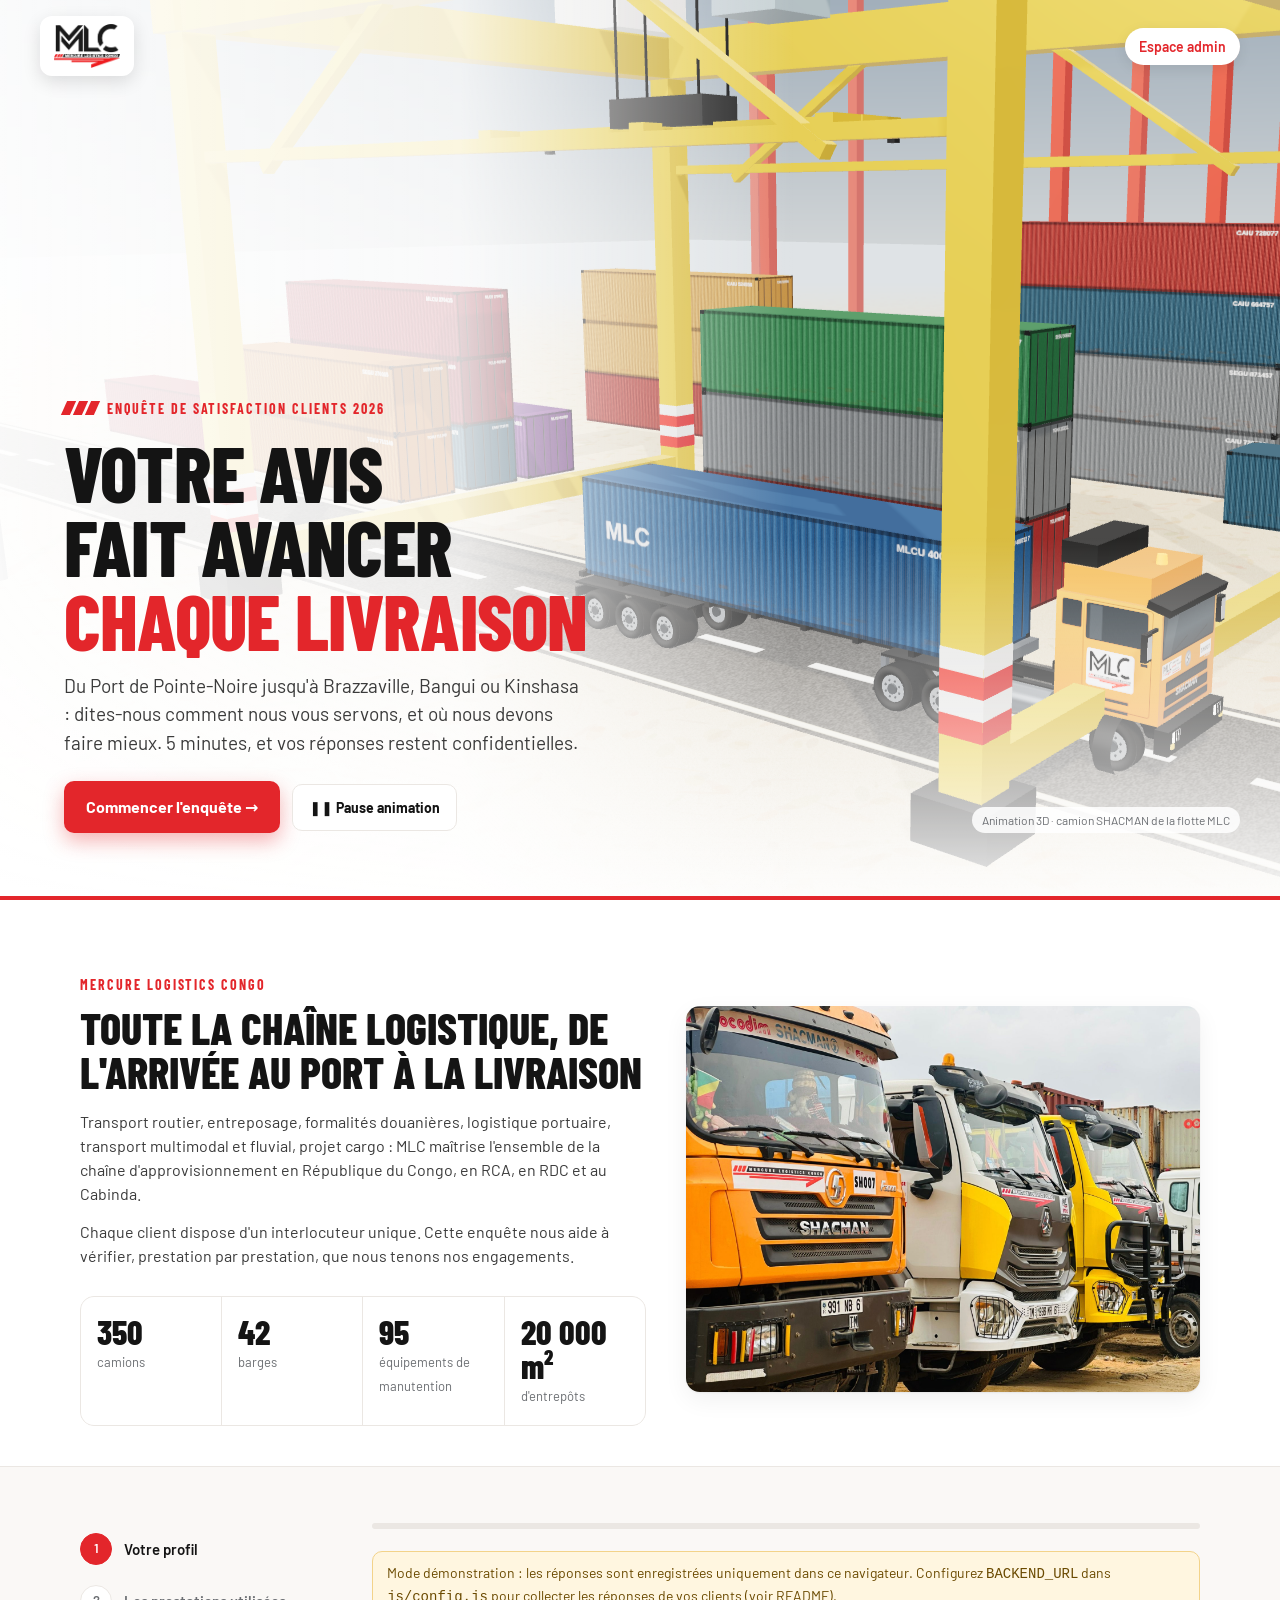
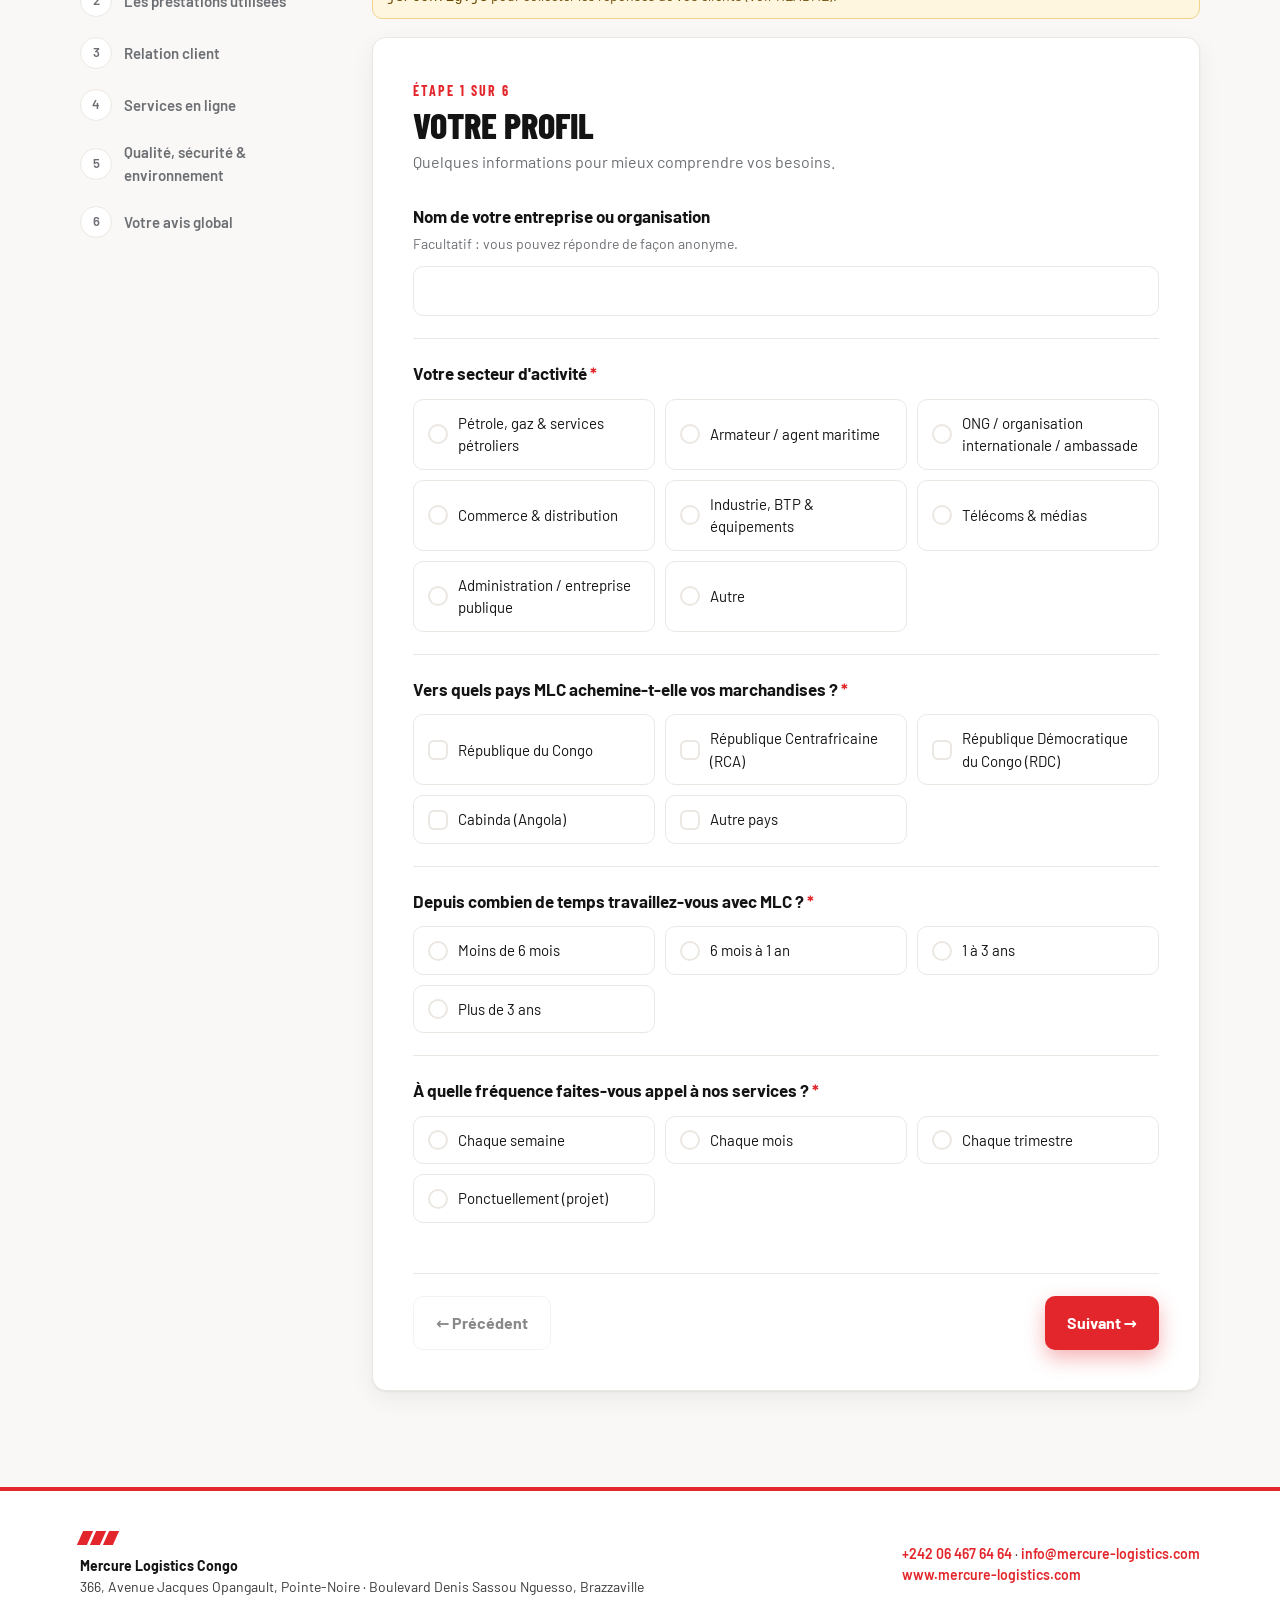
<file: index.html>
<!doctype html>
<html lang="fr">
<head>
  <meta charset="utf-8">
  <meta name="viewport" content="width=device-width, initial-scale=1">
  <title>Enquête de satisfaction — Mercure Logistics Congo</title>
  <meta name="description" content="Donnez votre avis sur les prestations de Mercure Logistics Congo : transport routier, entreposage, douane, logistique portuaire, fluvial et multimodal.">
  <meta property="og:title" content="Enquête de satisfaction — Mercure Logistics Congo">
  <meta property="og:description" content="5 minutes pour nous aider à mieux vous servir.">
  <meta property="og:image" content="assets/flotte.jpg">
  <link rel="icon" href="assets/logo-mlc.png">
  <link rel="preconnect" href="https://fonts.googleapis.com">
  <link rel="preconnect" href="https://fonts.gstatic.com" crossorigin>
  <link href="https://fonts.googleapis.com/css2?family=Barlow:wght@400;500;600;700&family=Barlow+Condensed:wght@700;800&display=swap" rel="stylesheet">
  <link rel="stylesheet" href="css/style.css">
</head>
<body>

<header class="hero" id="hero">
  <div class="fade" id="fade"></div>
  <div class="topbar">
    <a class="brand" href="https://www.mercure-logistics.com" target="_blank" rel="noopener" aria-label="Site de Mercure Logistics Congo">
      <img src="assets/logo-mlc.png" alt="MLC — Mercure Logistics Congo">
    </a>
    <a class="ghost" href="admin.html">Espace admin</a>
  </div>

  <div class="hero-copy">
    <span class="eyebrow"><span class="slashes"><i></i><i></i><i></i></span><span id="surveyTitle">Enquête de satisfaction clients</span></span>
    <h1>Votre avis fait avancer <em>chaque livraison</em></h1>
    <p class="lead">Du Port de Pointe-Noire jusqu'à Brazzaville, Bangui ou Kinshasa : dites-nous comment nous vous servons, et où nous devons faire mieux. 5 minutes, et vos réponses restent confidentielles.</p>
    <div class="cta-row">
      <a class="btn btn-primary" href="#enquete">Commencer l'enquête →</a>
      <button class="btn btn-glass" id="pauseBtn" type="button" aria-pressed="false">❚❚ Pause animation</button>
    </div>
  </div>
  <div class="scene-tag">Animation 3D · camion SHACMAN de la flotte MLC</div>
</header>

<section class="about">
  <div class="wrap about-grid">
    <div>
      <span class="kicker">Mercure Logistics Congo</span>
      <h2>Toute la chaîne logistique, de l'arrivée au port à la livraison</h2>
      <p>Transport routier, entreposage, formalités douanières, logistique portuaire, transport multimodal et fluvial, projet cargo : MLC maîtrise l'ensemble de la chaîne d'approvisionnement en République du Congo, en RCA, en RDC et au Cabinda.</p>
      <p>Chaque client dispose d'un interlocuteur unique. Cette enquête nous aide à vérifier, prestation par prestation, que nous tenons nos engagements.</p>
      <div class="stats">
        <div class="stat"><b>350</b><span>camions</span></div>
        <div class="stat"><b>42</b><span>barges</span></div>
        <div class="stat"><b>95</b><span>équipements de manutention</span></div>
        <div class="stat"><b>20 000 m²</b><span>d'entrepôts</span></div>
      </div>
    </div>
    <div class="photo"><img src="assets/flotte.jpg" alt="Camions SHACMAN et SINOTRUK de la flotte Mercure Logistics Congo au parc à conteneurs" loading="lazy"></div>
  </div>
</section>

<section class="survey" id="enquete">
  <div class="wrap survey-shell">
    <ol class="steps" id="steps" aria-label="Étapes de l'enquête"></ol>
    <div>
      <div class="progress" aria-hidden="true"><i id="bar"></i></div>
      <div id="demo" class="demo-banner hidden">Mode démonstration : les réponses sont enregistrées uniquement dans ce navigateur. Configurez <code>BACKEND_URL</code> dans <code>js/config.js</code> pour collecter les réponses de vos clients (voir README).</div>
      <form class="card form-card" id="form" novalidate>
        <div id="loading">Chargement du questionnaire…</div>
      </form>
      <div class="card thanks hidden" id="thanks">
        <div class="tick">✓</div>
        <h2>Merci !</h2>
        <p>Votre avis a bien été enregistré. L'équipe Mercure Logistics Congo l'étudiera avec attention.</p>
        <p style="color:var(--muted);font-size:14px" id="ref"></p>
        <a class="btn btn-dark" href="https://www.mercure-logistics.com" target="_blank" rel="noopener">Visiter mercure-logistics.com</a>
      </div>
    </div>
  </div>
</section>

<footer>
  <div class="wrap cols">
    <div>
      <div class="stripe"><i></i><i></i><i></i></div>
      <strong style="color:var(--ink)">Mercure Logistics Congo</strong><br>
      366, Avenue Jacques Opangault, Pointe-Noire · Boulevard Denis Sassou Nguesso, Brazzaville
    </div>
    <div>
      <a href="tel:+242064676464">+242 06 467 64 64</a> · <a href="mailto:info@mercure-logistics.com">info@mercure-logistics.com</a><br>
      <a href="https://www.mercure-logistics.com" target="_blank" rel="noopener">www.mercure-logistics.com</a>
    </div>
  </div>
</footer>

<script src="js/config.js"></script>
<script src="js/questions.js"></script>
<script src="js/store.js"></script>
<script src="js/survey.js"></script>
<script src="js/animation3d.min.js" defer></script>
<script>
  /* Animation 3D : fonctionne sur GitHub Pages ET en ouvrant index.html directement (aucun module, aucun CDN). */
  window.addEventListener("load", function () {
    var hero = document.getElementById("hero"), btn = document.getElementById("pauseBtn");
    try {
      var test = document.createElement("canvas");
      if (!(test.getContext("webgl2") || test.getContext("webgl"))) throw new Error("WebGL indisponible sur cet appareil");
      if (typeof window.initTruckScene !== "function") throw new Error("js/animation3d.min.js introuvable");
      var scene = window.initTruckScene(hero, { logoUrl: "assets/logo-mlc.png", fadeEl: document.getElementById("fade") });
      hero.insertBefore(hero.querySelector("canvas"), hero.firstChild);
      if (window.matchMedia("(prefers-reduced-motion: reduce)").matches) { scene.toggle(); btn.textContent = "▶ Lancer l'animation"; btn.setAttribute("aria-pressed", "true"); }
      btn.addEventListener("click", function () {
        var on = scene.toggle();
        btn.textContent = on ? "❚❚ Pause animation" : "▶ Reprendre l'animation";
        btn.setAttribute("aria-pressed", String(!on));
      });
    } catch (e) {
      console.warn("Animation 3D désactivée :", e);
      btn.remove();               // la photo de la flotte reste affichée en fond
    }
  });
</script>
</body>
</html>
</file>
<file: css/style.css>
/* =====================================================================
   Mercure Logistics Congo — Enquête de satisfaction
   ===================================================================== */
:root {
  --ink: #141414;
  --ink-2: #3b3b3b;
  --muted: #6c6f73;
  --line: #ebe7e3;
  --paper: #ffffff;
  --soft: #faf8f6;
  color-scheme: light;
  --card: #ffffff;
  --red: #e3262b;
  --red-d: #b81b20;
  --orange: #f28c1c;
  --yellow: #f5c518;
  --green: #1f8a4c;
  --shadow: 0 1px 2px rgba(20,20,20,.06), 0 8px 24px rgba(20,20,20,.06);
  --radius: 14px;
  --font: "Barlow", system-ui, -apple-system, "Segoe UI", Roboto, sans-serif;
  --display: "Barlow Condensed", "Barlow", system-ui, sans-serif;
}
* { box-sizing: border-box; }
html { scroll-behavior: smooth; }
body { margin: 0; font-family: var(--font); color: var(--ink); background: var(--paper); line-height: 1.5; -webkit-font-smoothing: antialiased; }
img { max-width: 100%; display: block; }
a { color: inherit; }
button { font: inherit; cursor: pointer; }
:focus-visible { outline: 3px solid var(--orange); outline-offset: 2px; }
.wrap { width: min(1120px, 100% - 32px); margin-inline: auto; }

/* ---------- barre du haut ---------- */
.topbar { position: absolute; inset: 0 0 auto 0; z-index: 5; display: flex; align-items: center; justify-content: space-between; padding: 16px clamp(16px, 4vw, 40px); }
.brand { display: inline-flex; align-items: center; background: #fff; border-radius: 12px; padding: 8px 14px; box-shadow: 0 6px 18px rgba(0,0,0,.12); }
.brand img { height: 44px; width: auto; }
.topbar .ghost { background: #fff; color: var(--red); box-shadow: 0 4px 14px rgba(0,0,0,.08); border: 0; border-radius: 999px; padding: 8px 14px; font-weight: 600; font-size: 14px; text-decoration: none; backdrop-filter: blur(6px); }

/* ---------- héros 3D ---------- */
.hero { position: relative; height: min(100svh, 900px); min-height: 560px; overflow: hidden; background: #eef1f3 url("../assets/flotte.jpg") center/cover; color: var(--ink); border-bottom: 4px solid var(--red); }
.hero canvas { position: absolute; inset: 0; width: 100% !important; height: 100% !important; display: block; }
.hero .fade { position: absolute; inset: 0; background: #dfe3e6; opacity: 0; pointer-events: none; transition: none; }
.hero::after { content: ""; position: absolute; inset: 0; background: linear-gradient(90deg, rgba(255,255,255,.94) 0%, rgba(255,255,255,.82) 36%, rgba(255,255,255,0) 62%), linear-gradient(to top, rgba(255,255,255,.9), rgba(255,255,255,0) 40%); pointer-events: none; }
.hero-copy { position: absolute; z-index: 4; left: clamp(16px, 5vw, 64px); right: 16px; bottom: clamp(28px, 7vh, 72px); max-width: 640px; }
.eyebrow { display: inline-flex; align-items: center; gap: 10px; font-family: var(--display); font-weight: 700; letter-spacing: .14em; text-transform: uppercase; font-size: 14px; color: var(--red); }
.eyebrow .slashes { display: inline-flex; gap: 3px; }
.eyebrow .slashes i { width: 9px; height: 14px; background: var(--red); transform: skewX(-24deg); }
.hero h1 { font-family: var(--display); font-weight: 800; font-size: clamp(40px, 6.4vw, 78px); line-height: .95; margin: 14px 0 14px; text-transform: uppercase; letter-spacing: -.01em; text-wrap: balance; }
.hero h1 em { font-style: normal; color: var(--red); }
.hero p.lead { font-size: clamp(16px, 1.6vw, 19px); color: var(--ink-2); max-width: 520px; margin: 0 0 24px; }
.cta-row { display: flex; flex-wrap: wrap; gap: 12px; align-items: center; }
.btn { display: inline-flex; align-items: center; justify-content: center; gap: 10px; border: 0; border-radius: 10px; padding: 14px 22px; font-weight: 700; font-size: 16px; text-decoration: none; transition: transform .15s, background .15s, box-shadow .15s; }
.btn-primary { background: var(--red); color: #fff; box-shadow: 0 8px 20px rgba(227,38,43,.35); }
.btn-primary:hover { background: var(--red-d); transform: translateY(-1px); }
.btn-dark { background: #fff; color: var(--red); border: 1.5px solid var(--red); }
.btn-dark:hover { background: var(--red); color: #fff; }
.btn-line { background: transparent; color: var(--ink); border: 1.5px solid var(--line); }
.btn-line:hover { border-color: var(--ink); }
.btn-glass { background: #fff; color: var(--ink); border: 1.5px solid var(--line); padding: 12px 16px; font-size: 14px; backdrop-filter: blur(6px); }
.btn:disabled { opacity: .5; cursor: not-allowed; transform: none; }
.scene-tag { position: absolute; z-index: 4; right: clamp(16px, 4vw, 40px); bottom: clamp(28px, 7vh, 72px); font-size: 12px; color: var(--muted); background: rgba(255,255,255,.85); padding: 4px 10px; border-radius: 99px; text-align: right; }

/* ---------- bande chiffres ---------- */
.about { padding: 72px 0 40px; background: #fff; }
.about-grid { display: grid; grid-template-columns: 1.1fr 1fr; gap: 40px; align-items: center; }
.about h2, .sec-title { font-family: var(--display); font-weight: 800; text-transform: uppercase; font-size: clamp(30px, 3.6vw, 44px); line-height: 1; margin: 10px 0 16px; }
.about p { color: var(--ink-2); margin: 0 0 14px; }
.photo { border-radius: var(--radius); overflow: hidden; box-shadow: var(--shadow); aspect-ratio: 4/3; }
.photo img { width: 100%; height: 100%; object-fit: cover; }
.stats { display: grid; grid-template-columns: repeat(4, 1fr); gap: 1px; background: var(--line); border: 1px solid var(--line); border-radius: var(--radius); overflow: hidden; margin-top: 28px; }
.stat { background: var(--card); padding: 18px 16px; }
.stat b { display: block; font-family: var(--display); font-size: 34px; font-weight: 800; line-height: 1; }
.stat span { font-size: 13px; color: var(--muted); }
.kicker { font-family: var(--display); font-weight: 700; letter-spacing: .14em; text-transform: uppercase; color: var(--red); font-size: 14px; }

/* ---------- questionnaire ---------- */
.survey { padding: 56px 0 96px; background: var(--soft); border-top: 1px solid var(--line); }
.survey-shell { display: grid; grid-template-columns: 260px 1fr; gap: 32px; align-items: start; }
.steps { position: sticky; top: 20px; list-style: none; padding: 0; margin: 0; counter-reset: s; }
.steps li { counter-increment: s; display: flex; gap: 12px; align-items: center; padding: 10px 0; color: var(--muted); font-weight: 600; font-size: 15px; }
.steps li::before { content: counter(s); flex: 0 0 30px; height: 30px; border-radius: 50%; display: grid; place-items: center; border: 1.5px solid var(--line); font-size: 13px; background: var(--card); }
.steps li.done { color: var(--ink-2); }
.steps li.done::before { content: "✓"; background: #fff; color: var(--red); border-color: var(--red); }
.steps li.current { color: var(--ink); }
.steps li.current::before { background: var(--red); border-color: var(--red); color: #fff; }
.progress { height: 6px; background: var(--line); border-radius: 99px; overflow: hidden; margin-bottom: 22px; }
.progress i { display: block; height: 100%; width: 0; background: linear-gradient(90deg, var(--red), var(--orange)); transition: width .4s; }
.card { background: var(--card); border: 1px solid var(--line); border-radius: var(--radius); box-shadow: var(--shadow); }
.form-card { padding: clamp(20px, 4vw, 40px); }
.form-card h2 { font-family: var(--display); font-weight: 800; text-transform: uppercase; font-size: clamp(26px, 3vw, 36px); margin: 4px 0 6px; line-height: 1.05; }
.form-card .intro { color: var(--muted); margin: 0 0 26px; }
.q { padding: 22px 0; border-top: 1px solid var(--line); }
.q:first-of-type { border-top: 0; padding-top: 4px; }
.q-label { display: block; font-weight: 700; font-size: 17px; margin-bottom: 4px; }
.q-label .req { color: var(--red); margin-left: 3px; }
.q-help { color: var(--muted); font-size: 14px; margin: 0 0 12px; }
.q-body { margin-top: 12px; }
.q.invalid .q-label { color: var(--red); }
.q .err { display: none; color: var(--red); font-size: 13px; margin-top: 8px; font-weight: 600; }
.q.invalid .err { display: block; }
.opts { display: grid; grid-template-columns: repeat(auto-fill, minmax(220px, 1fr)); gap: 10px; }
.opt { position: relative; display: flex; align-items: center; gap: 10px; padding: 12px 14px; border: 1.5px solid var(--line); border-radius: 10px; cursor: pointer; background: var(--card); font-size: 15px; transition: border-color .15s, background .15s; }
.opt:hover { border-color: var(--ink-2); }
.opt input { position: absolute; opacity: 0; pointer-events: none; }
.opt .box { flex: 0 0 20px; height: 20px; border: 2px solid var(--line); border-radius: 50%; display: grid; place-items: center; }
.opt.multi .box { border-radius: 6px; }
.opt input:checked + .box { border-color: var(--red); background: var(--red); }
.opt input:checked + .box::after { content: ""; width: 8px; height: 8px; border-radius: 50%; background: #fff; }
.opt.multi input:checked + .box::after { content: "✓"; width: auto; height: auto; background: none; color: #fff; font-size: 13px; font-weight: 800; line-height: 1; }
.opt:has(input:checked) { border-color: var(--red); background: color-mix(in srgb, var(--red) 6%, var(--card)); }
.opt input:focus-visible + .box { outline: 3px solid var(--orange); outline-offset: 2px; }
input[type=text], input[type=email], input[type=password], textarea, select { width: 100%; font: inherit; color: var(--ink); background: var(--card); border: 1.5px solid var(--line); border-radius: 10px; padding: 12px 14px; }
textarea { min-height: 110px; resize: vertical; }
input:focus, textarea:focus, select:focus { outline: none; border-color: var(--ink-2); }
/* étoiles */
.stars { display: flex; gap: 6px; flex-wrap: wrap; align-items: center; }
.stars button { background: none; border: 0; padding: 2px; font-size: 34px; line-height: 1; color: var(--line); transition: transform .1s, color .1s; }
.stars button.on { color: var(--orange); }
.stars button:hover { transform: scale(1.12); }
.stars .caption { margin-left: 10px; font-weight: 600; color: var(--ink-2); font-size: 15px; }
/* NPS */
.nps { display: grid; grid-template-columns: repeat(11, 1fr); gap: 6px; }
.nps button { aspect-ratio: 1; border-radius: 8px; border: 1.5px solid var(--line); background: var(--card); color: var(--ink); font-weight: 700; font-size: 16px; }
.nps button:hover { border-color: var(--ink-2); }
.nps button.on.d { background: var(--red); border-color: var(--red); color: #fff; }
.nps button.on.p { background: var(--yellow); border-color: var(--yellow); color: #141414; }
.nps button.on.g { background: var(--green); border-color: var(--green); color: #fff; }
.nps-legend { display: flex; justify-content: space-between; font-size: 13px; color: var(--muted); margin-top: 8px; }
/* matrice */
.matrix { width: 100%; border-collapse: collapse; }
.matrix th { font-size: 12px; font-weight: 600; color: var(--muted); text-align: center; padding: 0 4px 8px; }
.matrix th:first-child { text-align: left; }
.matrix td { padding: 8px 4px; border-top: 1px solid var(--line); text-align: center; }
.matrix td:first-child { text-align: left; font-size: 15px; padding-right: 12px; }
.mx { width: 36px; height: 36px; border-radius: 50%; border: 1.5px solid var(--line); background: var(--card); color: var(--ink); font-weight: 700; font-size: 14px; }
.mx.na { border-radius: 8px; width: 40px; font-size: 11px; }
.mx:hover { border-color: var(--ink-2); }
.mx.on { background: #8d8b86; color: #fff; border-color: #8d8b86; }
.mx.on.s1 { background: #c62828; border-color: #c62828; color: #fff; }
.mx.on.s2 { background: #ef6c00; border-color: #ef6c00; color: #fff; }
.mx.on.s3 { background: #f5c518; border-color: #f5c518; color: #141414; }
.mx.on.s4 { background: #7cb342; border-color: #7cb342; color: #fff; }
.mx.on.s5 { background: #1f8a4c; border-color: #1f8a4c; color: #fff; }
tr.missing td:first-child { color: var(--red); font-weight: 600; }
.nav { display: flex; justify-content: space-between; gap: 12px; margin-top: 28px; padding-top: 22px; border-top: 1px solid var(--line); }
.hidden { display: none !important; }
.thanks { text-align: center; padding: clamp(32px, 6vw, 64px); }
.thanks .tick { width: 76px; height: 76px; border-radius: 50%; background: var(--green); color: #fff; display: grid; place-items: center; font-size: 40px; margin: 0 auto 18px; }
.thanks h2 { font-family: var(--display); text-transform: uppercase; font-size: 40px; margin: 0 0 10px; }
.demo-banner { background: #fff6e0; color: #6b4a00; border: 1px solid #f3d38a; padding: 10px 14px; border-radius: 10px; font-size: 14px; margin-bottom: 18px; }

/* ---------- pied de page ---------- */
footer { background: #fff; color: var(--ink-2); padding: 40px 0; font-size: 14px; border-top: 4px solid var(--red); }
footer .cols { display: flex; flex-wrap: wrap; gap: 32px; justify-content: space-between; align-items: center; }
footer a { color: var(--red); text-decoration: none; font-weight: 600; }
footer .stripe { display: flex; gap: 3px; margin-bottom: 10px; }
footer .stripe i { width: 10px; height: 14px; background: var(--red); transform: skewX(-24deg); }

/* ---------- responsive ---------- */
@media (max-width: 880px) {
  .about-grid { grid-template-columns: 1fr; }
  .stats { grid-template-columns: repeat(2, 1fr); }
  .survey-shell { grid-template-columns: 1fr; }
  .steps { display: none; }
  .scene-tag { display: none; }
}
@media (max-width: 560px) {
  .brand img { height: 34px; }
  .nps { grid-template-columns: repeat(6, 1fr); }
  .matrix thead { display: none; }
  .matrix tr { display: block; border-top: 1px solid var(--line); padding: 10px 0; }
  .matrix td { display: inline-block; border: 0; padding: 2px; }
  .matrix td:first-child { display: block; padding: 0 0 8px; }
  .nav .btn { flex: 1; }
}
@media (prefers-reduced-motion: reduce) { * { transition: none !important; scroll-behavior: auto !important; } }
@media (max-width: 880px) {
  .hero::after { background: linear-gradient(to top, rgba(255,255,255,.97) 0%, rgba(255,255,255,.92) 58%, rgba(255,255,255,0) 80%); }
  .eyebrow { letter-spacing: .08em; font-size: 12px; }
}
</file>
